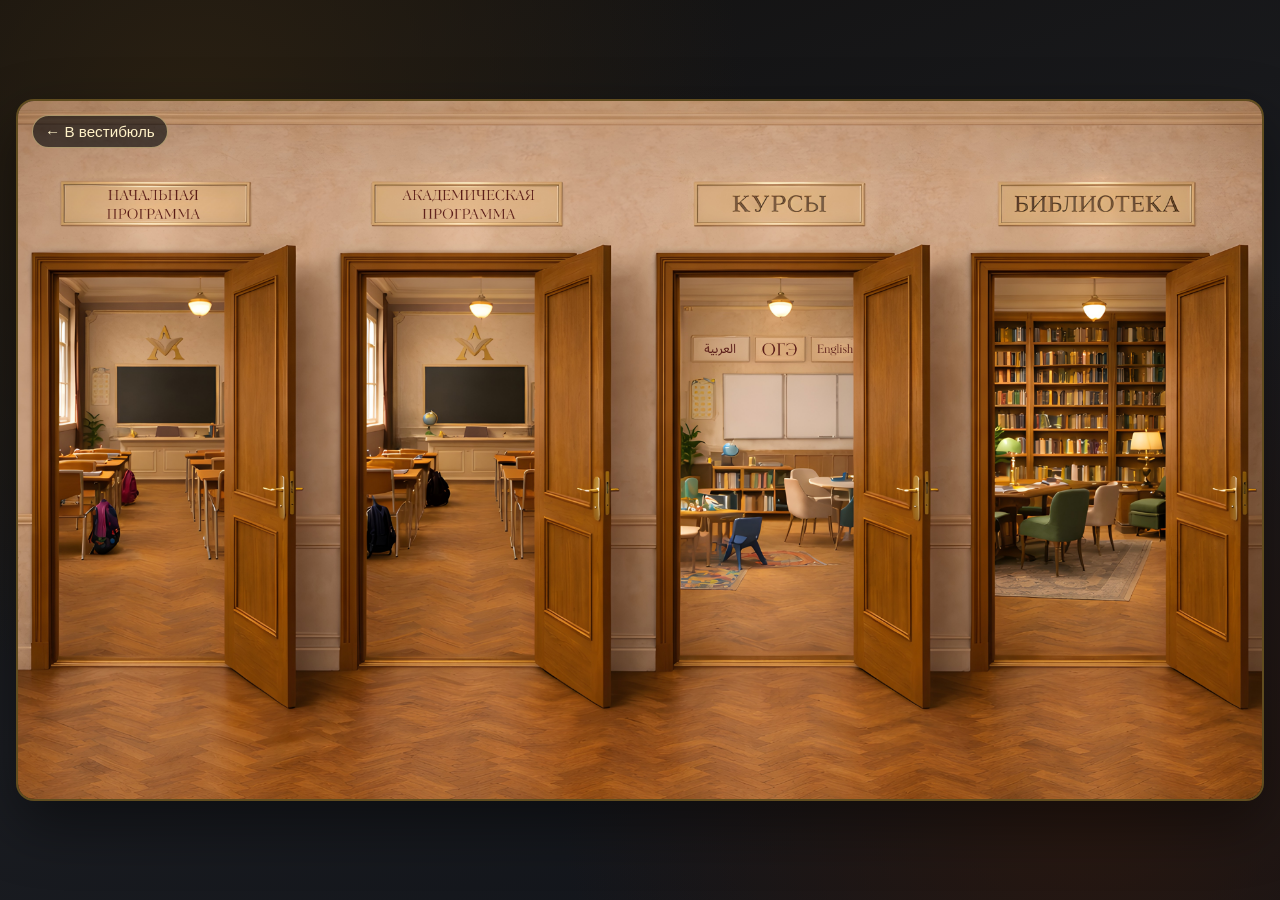
<file: corridor.html>
<!doctype html>
<html lang="ru">
  <head>
    <meta charset="UTF-8" />
    <meta name="viewport" content="width=device-width, initial-scale=1.0" />
    <title>Алиф</title>
    <link rel="icon" href="логотип иконка.png" type="image/png" />
    <link rel="stylesheet" href="styles.css" />
  </head>
  <body>
    <main class="scene-wrap">
      <section class="scene scene--corridor" aria-label="Коридор с четырьмя дверями">
        <img class="bg" src="коридор легче.png" alt="Коридор школы" />
        <a class="room-back" href="vestibule.html" aria-label="Вернуться в вестибюль">← В вестибюль</a>

        <a class="hotspot corridor-door corridor-door--1" href="classes-1-4.html" aria-label="Перейти к информации о 1-4 классах"></a>

        <a class="hotspot corridor-door corridor-door--2" href="classes-5-9.html" aria-label="Перейти к информации о 5-9 классах"></a>

        <a class="hotspot corridor-door corridor-door--3" href="courses.html" aria-label="Перейти к информации о курсах"></a>

        <a class="hotspot corridor-door corridor-door--4" href="library.html" aria-label="Перейти к информации о библиотеке"></a>
      </section>
    </main>

    <script src="script.js"></script>
  </body>
</html>
</file>
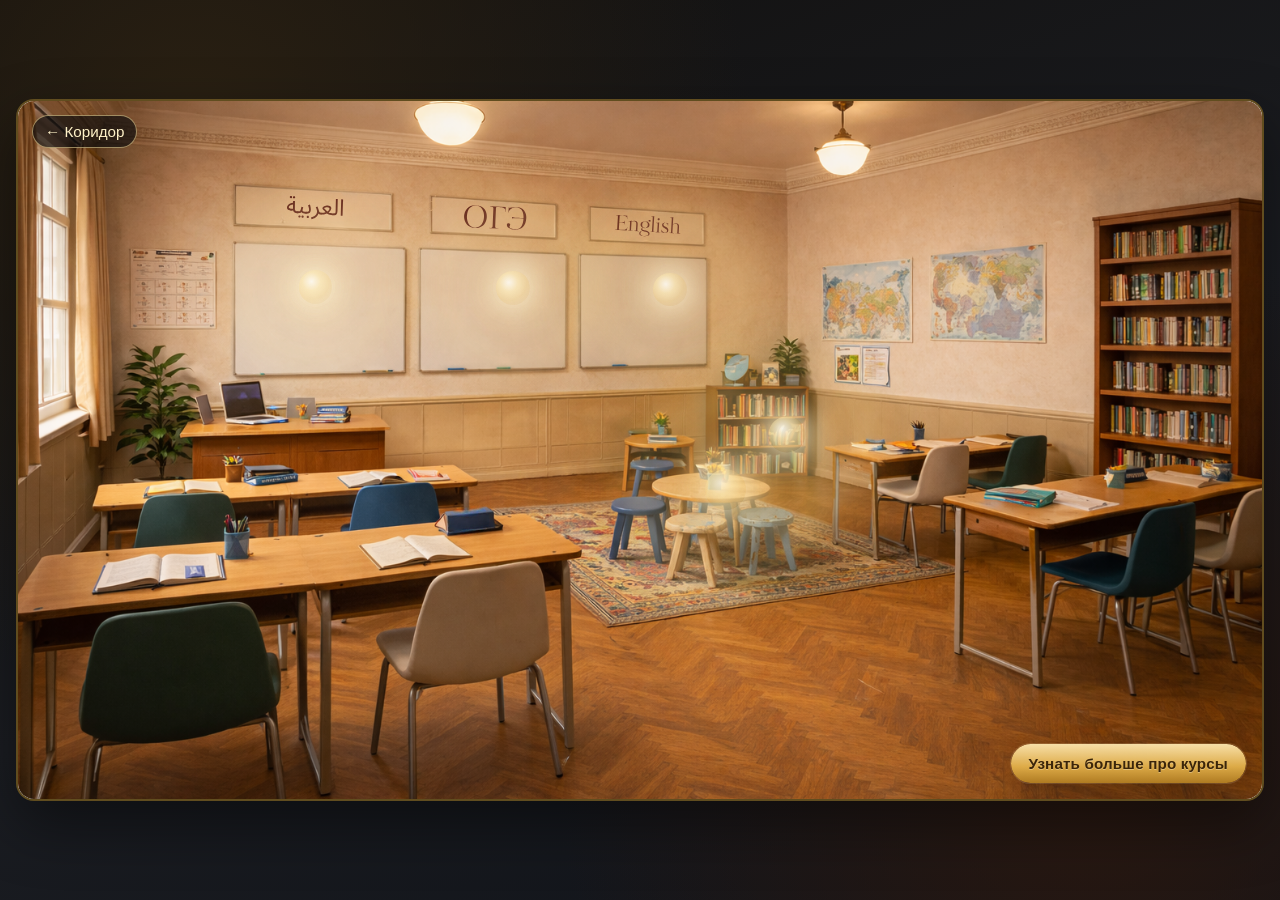
<file: courses.html>
<!doctype html>
<html lang="ru">
  <head>
    <meta charset="UTF-8" />
    <meta name="viewport" content="width=device-width, initial-scale=1.0" />
    <title>Алиф</title>
    <link rel="icon" href="логотип иконка.png" type="image/png" />
    <link rel="stylesheet" href="styles.css" />
  </head>
  <body>
    <main class="scene-wrap">
      <section class="scene scene--courses" aria-label="Кабинет курсов">
        <img class="bg" src="кабинет курсы.svg" alt="Кабинет курсов" />
        <a class="room-back" href="corridor.html" aria-label="Вернуться в коридор">← Коридор</a>
        <a
          class="room-cta"
          href="https://taplink.cc/alif_cdo"
          target="_blank"
          rel="noopener noreferrer"
          aria-label="Узнать больше про курсы"
        >
          <span class="room-cta__label">Узнать больше про курсы</span>
        </a>

        <button
          class="info-orb info-orb--courses-arabic"
          type="button"
          aria-label="Открыть информацию о курсе арабского языка"
          data-panel-target="courses-arabic-panel"
          data-tooltip="Арабский язык"
        >
          <span class="info-orb__core" aria-hidden="true"></span>
        </button>

        <button
          class="info-orb info-orb--courses-oge"
          type="button"
          aria-label="Открыть информацию о курсе подготовки к ОГЭ"
          data-panel-target="courses-oge-panel"
          data-tooltip="Подготовка к ОГЭ"
        >
          <span class="info-orb__core" aria-hidden="true"></span>
        </button>

        <button
          class="info-orb info-orb--courses-english"
          type="button"
          aria-label="Открыть информацию о курсе английского языка"
          data-panel-target="courses-english-panel"
          data-tooltip="Английский язык"
        >
          <span class="info-orb__core" aria-hidden="true"></span>
        </button>

        <button
          class="info-orb info-orb--courses-preschool"
          type="button"
          aria-label="Открыть информацию о дошкольной подготовке"
          data-panel-target="courses-preschool-panel"
          data-tooltip="Дошкольная подготовка"
        >
          <span class="info-orb__core" aria-hidden="true"></span>
        </button>

        <button
          class="info-orb info-orb--courses-other"
          type="button"
          aria-label="Открыть информацию о других курсах"
          data-panel-target="courses-other-panel"
          data-tooltip="Другие курсы"
        >
          <span class="info-orb__core" aria-hidden="true"></span>
        </button>
      </section>
    </main>

    <div class="info-panel" id="courses-arabic-panel" hidden aria-hidden="true" data-info-panel>
      <div
        class="info-panel__dialog info-panel__dialog--simple"
        role="dialog"
        aria-modal="true"
        aria-labelledby="courses-arabic-title"
      >
        <button class="info-panel__close" type="button" aria-label="Закрыть окно" data-close-info-panel>
          ×
        </button>
        <div class="info-panel__scroll-region info-panel__scroll-region--simple">
          <h2 class="info-panel__title" id="courses-arabic-title">Арабский язык</h2>
          <p class="info-panel__text">
            Курс арабского языка направлен на постепенное освоение чтения, письма и понимания текста.
            <br />
            <br />
            Занятия строятся последовательно: изучение алфавита, чтение, базовая грамматика и практика.
            <br />
            <br />
            Главная задача — сформировать уверенное понимание языка и аккуратную работу с текстом.
          </p>
        </div>
      </div>
    </div>

    <div class="info-panel" id="courses-oge-panel" hidden aria-hidden="true" data-info-panel>
      <div
        class="info-panel__dialog info-panel__dialog--simple"
        role="dialog"
        aria-modal="true"
        aria-labelledby="courses-oge-title"
      >
        <button class="info-panel__close" type="button" aria-label="Закрыть окно" data-close-info-panel>
          ×
        </button>
        <div class="info-panel__scroll-region info-panel__scroll-region--simple">
          <h2 class="info-panel__title" id="courses-oge-title">Подготовка к ОГЭ</h2>
          <p class="info-panel__text">
            Курс направлен на системную подготовку к экзамену по нескольким предметным направлениям.
            <br />
            <br />
            Занятия проводят опытные преподаватели, включая учителей-экспертов, хорошо знакомых с требованиями и
            структурой экзаменационных заданий.
            <br />
            <br />
            На занятиях разбираются типовые задания, формируются понятные алгоритмы решения и закрепляются ключевые
            темы программы.
          </p>
        </div>
      </div>
    </div>

    <div class="info-panel" id="courses-english-panel" hidden aria-hidden="true" data-info-panel>
      <div
        class="info-panel__dialog info-panel__dialog--simple"
        role="dialog"
        aria-modal="true"
        aria-labelledby="courses-english-title"
      >
        <button class="info-panel__close" type="button" aria-label="Закрыть окно" data-close-info-panel>
          ×
        </button>
        <div class="info-panel__scroll-region info-panel__scroll-region--simple">
          <h2 class="info-panel__title" id="courses-english-title">Английский язык</h2>
          <p class="info-panel__text">
            Курс направлен на развитие основных языковых навыков: чтение, понимание речи, словарный запас и базовая
            грамматика.
            <br />
            <br />
            Группы формируются в зависимости от уровня владения языком, что позволяет выстраивать занятия в подходящем
            темпе и постепенно закреплять знания.
          </p>
        </div>
      </div>
    </div>

    <div class="info-panel" id="courses-preschool-panel" hidden aria-hidden="true" data-info-panel>
      <div
        class="info-panel__dialog info-panel__dialog--simple"
        role="dialog"
        aria-modal="true"
        aria-labelledby="courses-preschool-title"
      >
        <button class="info-panel__close" type="button" aria-label="Закрыть окно" data-close-info-panel>
          ×
        </button>
        <div class="info-panel__scroll-region info-panel__scroll-region--simple">
          <h2 class="info-panel__title" id="courses-preschool-title">Дошкольная подготовка</h2>
          <p class="info-panel__text">
            Занятия помогают мягко подготовить ребёнка к началу обучения.
            <br />
            <br />
            Развиваются базовые навыки: внимание, речь, первые математические представления и подготовка руки к письму.
            <br />
            <br />
            Занятия проходят в спокойной рабочей атмосфере и помогают ребёнку постепенно привыкнуть к формату учебной
            деятельности.
          </p>
        </div>
      </div>
    </div>

    <div class="info-panel" id="courses-other-panel" hidden aria-hidden="true" data-info-panel>
      <div
        class="info-panel__dialog info-panel__dialog--simple"
        role="dialog"
        aria-modal="true"
        aria-labelledby="courses-other-title"
      >
        <button class="info-panel__close" type="button" aria-label="Закрыть окно" data-close-info-panel>
          ×
        </button>
        <div class="info-panel__scroll-region info-panel__scroll-region--simple">
          <h2 class="info-panel__title" id="courses-other-title">Другие курсы</h2>
          <p class="info-panel__text">
            В центре «Алиф» регулярно открываются дополнительные курсы по различным образовательным направлениям. Они
            помогают углублять знания, развивать языковые навыки и готовиться к экзаменам.
            <br />
            <br />
            Информация об актуальных курсах и наборах публикуется в нашем канале.
          </p>
          <div class="info-panel__actions">
            <a
              class="info-panel__action-link"
              href="https://t.me/Alif_school_online"
              target="_blank"
              rel="noopener noreferrer"
            >
              тг-канал «Алиф»
            </a>
          </div>
        </div>
      </div>
    </div>

    <script src="script.js"></script>
  </body>
</html>
</file>
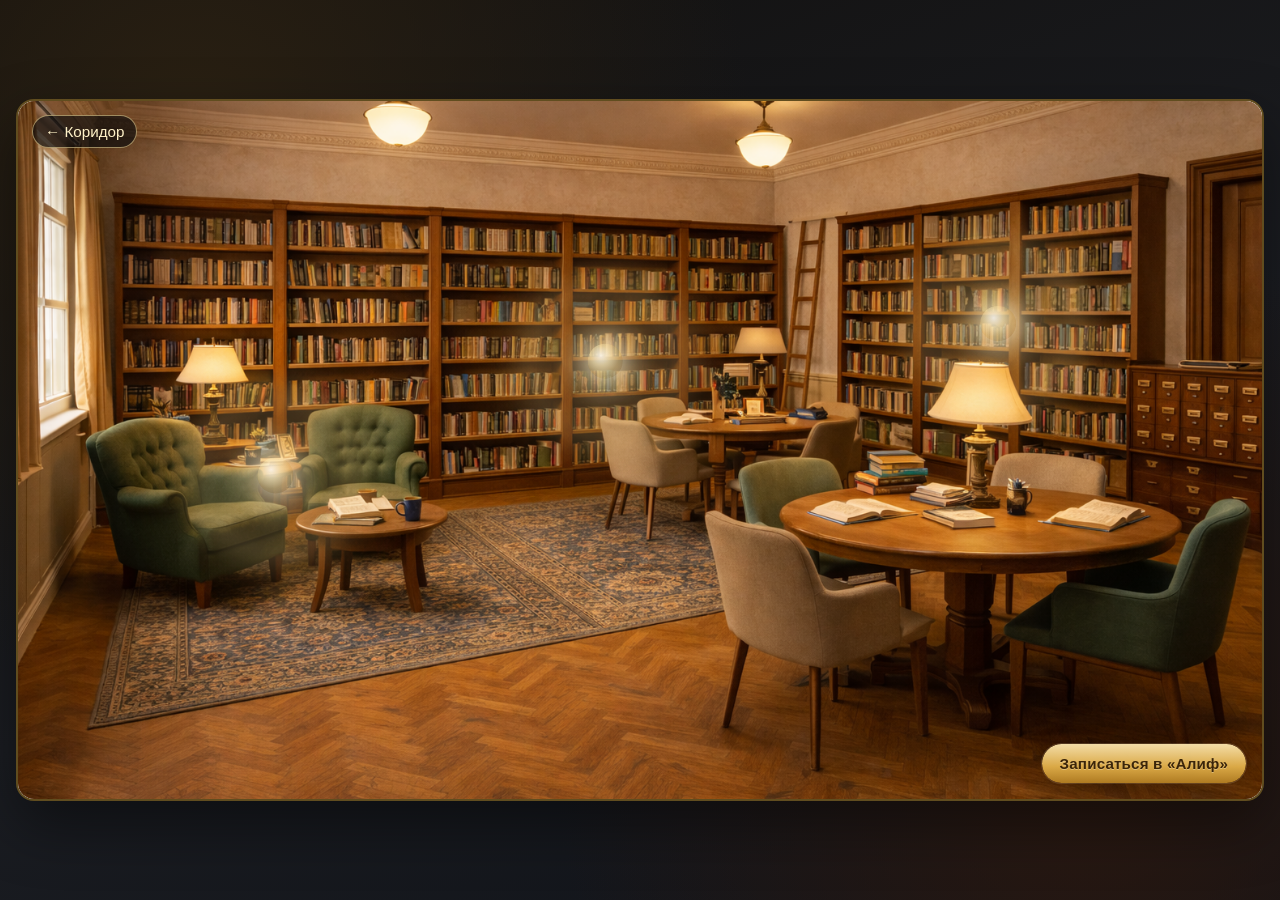
<file: library.html>
<!doctype html>
<html lang="ru">
  <head>
    <meta charset="UTF-8" />
    <meta name="viewport" content="width=device-width, initial-scale=1.0" />
    <title>Алиф</title>
    <link rel="icon" href="логотип иконка.png" type="image/png" />
    <link rel="stylesheet" href="styles.css" />
  </head>
  <body>
    <main class="scene-wrap">
      <section class="scene scene--library" aria-label="Кабинет библиотеки">
        <img class="bg" src="кабинет библиотека.svg" alt="Кабинет библиотеки" />
        <a class="room-back" href="corridor.html" aria-label="Вернуться в коридор">← Коридор</a>
        <a
          class="room-cta"
          href="https://taplink.cc/alif_cdo"
          target="_blank"
          rel="noopener noreferrer"
          aria-label="Записаться в «Алиф»"
        >
          <span class="room-cta__label">Записаться в «Алиф»</span>
        </a>

        <button
          class="info-orb info-orb--library-reviews"
          type="button"
          aria-label="Открыть отзывы"
          data-panel-target="library-reviews-panel"
          data-tooltip="Отзывы"
        >
          <span class="info-orb__core" aria-hidden="true"></span>
        </button>

        <button
          class="info-orb info-orb--library-faq"
          type="button"
          aria-label="Открыть часто задаваемые вопросы"
          data-panel-target="library-faq-panel"
          data-tooltip="Часто задаваемые вопросы"
        >
          <span class="info-orb__core" aria-hidden="true"></span>
        </button>

        <button
          class="info-orb info-orb--library-books"
          type="button"
          aria-label="Открыть полку с электронными книгами"
          data-panel-target="library-books-panel"
          data-tooltip="Электронные книги"
        >
          <span class="info-orb__core" aria-hidden="true"></span>
        </button>
      </section>
    </main>

    <div class="info-panel" id="library-books-panel" hidden aria-hidden="true" data-info-panel>
      <div
        class="info-panel__dialog info-panel__dialog--library-shelf"
        role="dialog"
        aria-modal="true"
        aria-labelledby="library-books-title"
      >
        <button class="info-panel__close" type="button" aria-label="Закрыть окно" data-close-info-panel>
          ×
        </button>
        <div class="info-panel__scroll-region info-panel__scroll-region--library">
          <p class="library-shelf-panel__eyebrow">Электронная полка</p>
          <h2 class="info-panel__title library-shelf-panel__title" id="library-books-title">
            Подборка книг для скачивания
          </h2>
          <p class="info-panel__text library-shelf-panel__text">
            Нажмите на обложку книги, чтобы скачать PDF-файл.
          </p>

          <div class="library-shelves" aria-label="Книги для скачивания">
            <div class="library-shelf" aria-label="Верхняя полка">
              <a class="library-book-card" href="book-stress-7-days.pdf" download aria-label="Скачать PDF «Учим ударения за 7 дней»">
                <span class="library-book-card__cover-wrap">
                  <img class="library-book-card__cover" src="book-stress-7-days.png" alt="Обложка книги «Учим ударения за 7 дней»" />
                </span>
              </a>

              <a class="library-book-card" href="dictionary-phraseology.pdf" download aria-label="Скачать PDF «Словарь фразеологизмов»">
                <span class="library-book-card__cover-wrap">
                  <img class="library-book-card__cover" src="dictionary-phraseology.png" alt="Обложка книги «Словарь фразеологизмов»" />
                </span>
              </a>

              <a class="library-book-card" href="dictionary-paronyms-part-1.pdf" download aria-label="Скачать PDF «Словарь паронимов. Часть 1»">
                <span class="library-book-card__cover-wrap">
                  <img class="library-book-card__cover" src="dictionary-paronyms-part-1.png" alt="Обложка книги «Словарь паронимов. Часть 1»" />
                </span>
              </a>

              <a class="library-book-card" href="dictionary-paronyms-part-2.pdf" download aria-label="Скачать PDF «Словарь паронимов. Часть 2»">
                <span class="library-book-card__cover-wrap">
                  <img class="library-book-card__cover" src="dictionary-paronyms-part-2.png" alt="Обложка книги «Словарь паронимов. Часть 2»" />
                </span>
              </a>

              <a class="library-book-card" href="proprioception-preschool.pdf" download aria-label="Скачать PDF «Проприоцепция дошкольники»">
                <span class="library-book-card__cover-wrap">
                  <img class="library-book-card__cover" src="proprioception-preschool.png" alt="Обложка книги «Проприоцепция дошкольники»" />
                </span>
              </a>
            </div>

            <div class="library-shelf" aria-label="Нижняя полка">
              <a class="library-book-card" href="parent-guide-1.pdf" download aria-label="Скачать PDF «Гайд для родителей 1»">
                <span class="library-book-card__cover-wrap">
                  <img class="library-book-card__cover" src="parent-guide-1.png" alt="Обложка книги «Гайд для родителей 1»" />
                </span>
              </a>

              <a class="library-book-card" href="parent-guide-2.pdf" download aria-label="Скачать PDF «Гайд для родителей 2»">
                <span class="library-book-card__cover-wrap">
                  <img class="library-book-card__cover" src="parent-guide-2.png" alt="Обложка книги «Гайд для родителей 2»" />
                </span>
              </a>

              <a class="library-book-card" href="parent-guide-3.pdf" download aria-label="Скачать PDF «Гайд для родителей 3»">
                <span class="library-book-card__cover-wrap">
                  <img class="library-book-card__cover" src="parent-guide-3.png" alt="Обложка книги «Гайд для родителей 3»" />
                </span>
              </a>

              <a class="library-book-card" href="oge-math-checklist.pdf" download aria-label="Скачать PDF «Памятка ОГЭ математика»">
                <span class="library-book-card__cover-wrap">
                  <img class="library-book-card__cover" src="oge-math-checklist.png" alt="Обложка книги «Памятка ОГЭ математика»" />
                </span>
              </a>

              <a class="library-book-card" href="oge-russian-checklist.pdf" download aria-label="Скачать PDF «Памятка ОГЭ русский язык»">
                <span class="library-book-card__cover-wrap">
                  <img class="library-book-card__cover" src="oge-russian-checklist.png" alt="Обложка книги «Памятка ОГЭ русский язык»" />
                </span>
              </a>
            </div>
          </div>
        </div>
      </div>
    </div>

    <div class="info-panel" id="library-reviews-panel" hidden aria-hidden="true" data-info-panel>
      <div
        class="info-panel__dialog info-panel__dialog--reviews"
        role="dialog"
        aria-modal="true"
        aria-labelledby="library-reviews-title"
      >
        <button class="info-panel__close" type="button" aria-label="Закрыть окно" data-close-info-panel>
          ×
        </button>
        <h2 class="info-panel__title" id="library-reviews-title">Ваши отзывы</h2>
        <p class="info-panel__text reviews-panel__text">
          Листайте отзывы с помощью стрелок навигации.
        </p>

        <div class="reviews-slider" data-slider aria-label="Слайдер отзывов">
          <button
            class="reviews-slider__nav reviews-slider__nav--prev"
            type="button"
            aria-label="Показать предыдущий отзыв"
            data-slider-prev
          >
            ‹
          </button>

          <div class="reviews-slider__viewport">
            <div class="reviews-slider__track" data-slider-track>
              <figure class="reviews-slide" data-slide>
                <img class="reviews-slide__image" src="Отзыв 1.png" alt="Отзыв 1" />
              </figure>

              <figure class="reviews-slide" data-slide>
                <img class="reviews-slide__image" src="Отзыв 2.png" alt="Отзыв 2" />
              </figure>

              <figure class="reviews-slide" data-slide>
                <img class="reviews-slide__image" src="отзыв 4.png" alt="Отзыв 4" />
              </figure>

              <figure class="reviews-slide" data-slide>
                <img class="reviews-slide__image" src="отзыв 5.png" alt="Отзыв 5" />
              </figure>

              <figure class="reviews-slide" data-slide>
                <img class="reviews-slide__image" src="отзыв 6.png" alt="Отзыв 6" />
              </figure>

              <figure class="reviews-slide" data-slide>
                <img class="reviews-slide__image" src="review-new-1.png" alt="Отзыв новый 1" />
              </figure>

              <figure class="reviews-slide" data-slide>
                <img class="reviews-slide__image" src="review-new-2.png" alt="Отзыв новый 2" />
              </figure>
            </div>
          </div>

          <button
            class="reviews-slider__nav reviews-slider__nav--next"
            type="button"
            aria-label="Показать следующий отзыв"
            data-slider-next
          >
            ›
          </button>

          <div class="reviews-slider__dots" role="tablist" aria-label="Навигация по отзывам">
            <button class="reviews-slider__dot" type="button" aria-label="Показать отзыв 1" data-slider-dot></button>
            <button class="reviews-slider__dot" type="button" aria-label="Показать отзыв 2" data-slider-dot></button>
            <button class="reviews-slider__dot" type="button" aria-label="Показать отзыв 4" data-slider-dot></button>
            <button class="reviews-slider__dot" type="button" aria-label="Показать отзыв 5" data-slider-dot></button>
            <button class="reviews-slider__dot" type="button" aria-label="Показать отзыв 6" data-slider-dot></button>
            <button class="reviews-slider__dot" type="button" aria-label="Показать отзыв новый 1" data-slider-dot></button>
            <button class="reviews-slider__dot" type="button" aria-label="Показать отзыв новый 2" data-slider-dot></button>
          </div>
        </div>
      </div>
    </div>

    <div class="info-panel" id="library-faq-panel" hidden aria-hidden="true" data-info-panel>
      <div class="info-panel__dialog info-panel__dialog--faq" role="dialog" aria-modal="true" aria-labelledby="library-faq-title">
        <button class="info-panel__close" type="button" aria-label="Закрыть окно" data-close-info-panel>
          ×
        </button>
        <div class="info-panel__scroll-region info-panel__scroll-region--faq">
          <p class="library-shelf-panel__eyebrow">FAQ</p>
          <h2 class="info-panel__title" id="library-faq-title">Часто задаваемые вопросы</h2>
          <p class="info-panel__text faq-panel__text">
            Нажмите на вопрос, чтобы открыть или скрыть ответ.
          </p>

          <div class="faq-accordion" aria-label="Список часто задаваемых вопросов">
            <details class="faq-item" open>
              <summary class="faq-item__summary">Почему центр дополнительного образования, а не школа?</summary>
              <div class="faq-item__content">
                <p>
                  Потому что в строгом юридическом смысле все онлайн-школы относятся к дополнительному образованию.
                  Школой может называться только учреждение, прошедшее государственную аккредитацию в очном формате.
                </p>
                <p>
                  Мы не подменяем понятия и не называем онлайн-формат «школой» формально. При этом по сути обучение в
                  «Алифе» — это полноценная системная работа с программой, а не кружок и не разовые занятия.
                </p>
              </div>
            </details>

            <details class="faq-item">
              <summary class="faq-item__summary">Почему вы работаете по советской методике в начальной школе?</summary>
              <div class="faq-item__content">
                <p>
                  Потому что это система, проверенная временем и десятилетиями практики. Она выстроена логично и
                  последовательно, даёт прочную базу и устойчивый результат. На сегодняшний день у неё нет равноценных
                  аналогов по глубине и выстроенности обучения.
                </p>
              </div>
            </details>

            <details class="faq-item">
              <summary class="faq-item__summary">Онлайн-обучение вообще может быть эффективным?</summary>
              <div class="faq-item__content">
                <p>
                  Да, если формат изначально продуман под онлайн. В «Алифе» уроки не копируют офлайн-класс, а выстроены
                  так, чтобы ребёнку было понятно, спокойно и посильно учиться у экрана.
                </p>
              </div>
            </details>

            <details class="faq-item">
              <summary class="faq-item__summary">Кто именно учит моего ребёнка?</summary>
              <div class="faq-item__content">
                <p>
                  В центре «Алиф» работают только учителя с профильным педагогическим образованием и опытом работы с
                  детьми. Мы принципиально не привлекаем случайных людей и не заменяем профессиональную подготовку
                  энтузиазмом.
                </p>
              </div>
            </details>

            <details class="faq-item">
              <summary class="faq-item__summary">Как советская методика сочетается с исламскими ценностями?</summary>
              <div class="faq-item__content">
                <p>
                  Мы берём из системы не идеологию, а порядок, труд, постепенность и уважение к ребёнку. Это полностью
                  созвучно исламской этике обучения и адабу в передаче знаний.
                </p>
              </div>
            </details>

            <details class="faq-item">
              <summary class="faq-item__summary">Если ребёнок неусидчивый, сможет ли он учиться онлайн?</summary>
              <div class="faq-item__content">
                <p>
                  Если совсем не может сидеть и вообще не слушает, то будет тяжело. Если просто подвижный, но может
                  слушать и отвечать, то можно, мы таких берём.
                </p>
              </div>
            </details>

            <details class="faq-item">
              <summary class="faq-item__summary">В классе много детей?</summary>
              <div class="faq-item__content">
                <p>
                  Группы небольшие, до 10 учеников. Учитель видит каждого.
                </p>
              </div>
            </details>

            <details class="faq-item">
              <summary class="faq-item__summary">Мы мусульмане, считаетесь ли вы с этим?</summary>
              <div class="faq-item__content">
                <p>
                  Да. Учитывается и атмосфера, и подход.
                </p>
              </div>
            </details>

            <details class="faq-item">
              <summary class="faq-item__summary">Кому наш центр не подойдёт?</summary>
              <div class="faq-item__content">
                <p>
                  Тем, кто не готов заниматься вообще и ждёт результата без приложения каких-либо усилий.
                </p>
              </div>
            </details>

            <details class="faq-item">
              <summary class="faq-item__summary">Камеру на уроках включать обязательно?</summary>
              <div class="faq-item__content">
                <p>
                  Желательно, но если ребёнок стесняется, сначала можно без камеры. Но родители должны отдавать себе
                  отчёт в том, что без включённой камеры, как у учителя, так и у ученика, обучение неполноценно.
                </p>
              </div>
            </details>

            <details class="faq-item">
              <summary class="faq-item__summary">По каким учебникам будет заниматься первый класс?</summary>
              <div class="faq-item__content">
                <p>
                  Для первого класса мы используем советские учебники, одобренные Академией педагогических наук СССР.
                </p>
              </div>
            </details>
          </div>
        </div>
      </div>
    </div>

    <script src="script.js"></script>
  </body>
</html>
</file>
<file: styles.css>
:root {
  --frame-width: min(96vw, 1400px);
  --scene-ratio-width: 16;
  --scene-ratio-height: 9;
  --accent: #d7a840;
  --accent-soft: rgba(215, 168, 64, 0.35);
  --panel: rgba(14, 12, 10, 0.72);
  --text: #f9f6f0;
}

.scene--classes-1-4 {
  --classes-board-left: 31.8%;
  --classes-board-top: 30.4%;
  --classes-board-size: 5.2%;
  --classes-method-left: 57.4%;
  --classes-method-top: 44.7%;
  --classes-method-size: 5.1%;
  --classes-desk-left: 22.4%;
  --classes-desk-top: 73.6%;
  --classes-desk-size: 5.8%;
}

.scene--classes-5-9 {
  --classes-globe-left: 22.2%;
  --classes-globe-top: 38.25%;
  --classes-globe-size: 5.2%;
  --classes-laptop-left: 31.2%;
  --classes-laptop-top: 43.3%;
  --classes-laptop-size: 5.1%;
  --classes-program-left: 55.6%;
  --classes-program-top: 45.6%;
  --classes-program-size: 5.4%;
}

.scene--courses {
  --courses-arabic-left: 23.9%;
  --courses-arabic-top: 26.6%;
  --courses-arabic-size: 5%;
  --courses-oge-left: 39.8%;
  --courses-oge-top: 26.8%;
  --courses-oge-size: 5%;
  --courses-english-left: 52.4%;
  --courses-english-top: 27%;
  --courses-english-size: 5%;
  --courses-preschool-left: 56.9%;
  --courses-preschool-top: 55.6%;
  --courses-preschool-size: 6.1%;
  --courses-other-left: 61.8%;
  --courses-other-top: 47.8%;
  --courses-other-size: 5.4%;
}

.scene--library {
  --library-reviews-left: 20.7%;
  --library-reviews-top: 53.6%;
  --library-reviews-size: 5.4%;
  --library-faq-left: 47.2%;
  --library-faq-top: 37.3%;
  --library-faq-size: 5.2%;
  --library-books-left: 78.8%;
  --library-books-top: 31.9%;
  --library-books-size: 5.3%;
}

* {
  box-sizing: border-box;
}

body {
  margin: 0;
  min-height: 100svh;
  padding: 16px;
  display: grid;
  place-items: center;
  color: var(--text);
  background:
    radial-gradient(circle at 15% 15%, #2a2012 0%, transparent 42%),
    radial-gradient(circle at 85% 85%, #2a1810 0%, transparent 40%),
    linear-gradient(160deg, #110f0d 0%, #1b1d22 55%, #0f1218 100%);
  font-family: "Trebuchet MS", "Segoe UI", sans-serif;
}

body.page-facade-full {
  padding: 16px;
  place-items: center;
  background:
    radial-gradient(circle at 15% 15%, #2a2012 0%, transparent 42%),
    radial-gradient(circle at 85% 85%, #2a1810 0%, transparent 40%),
    linear-gradient(160deg, #110f0d 0%, #1b1d22 55%, #0f1218 100%);
}

body.page-facade-full .scene-wrap {
  width: min(calc(100vw - 32px), calc((100svh - 32px) * 16 / 9));
  max-width: none;
  height: min(calc(100svh - 32px), calc((100vw - 32px) * 9 / 16));
  display: grid;
  place-items: center;
}

body.page-facade-full .scene {
  width: 100%;
  height: 100%;
  border-radius: 18px;
  border: 2px solid rgba(215, 168, 64, 0.44);
  box-shadow:
    0 24px 60px rgba(0, 0, 0, 0.45),
    inset 0 0 0 1px rgba(255, 255, 255, 0.05);
}

body.page-facade-full .scene > .bg {
  width: 100%;
  height: 100%;
  object-fit: cover;
  object-position: center center;
}

.scene.scene--facade {
  overflow: hidden;
}

.scene-wrap {
  width: min(
    calc(100vw - 32px),
    calc((100svh - 32px) * var(--scene-ratio-width) / var(--scene-ratio-height))
  );
  max-width: none;
  height: min(
    calc(100svh - 32px),
    calc((100vw - 32px) * var(--scene-ratio-height) / var(--scene-ratio-width))
  );
  display: grid;
  place-items: center;
  container-type: inline-size;
  container-name: scene;
  transition:
    transform 0.42s ease,
    opacity 0.42s ease,
    filter 0.42s ease;
}

.stub-card {
  width: var(--frame-width);
  max-width: 100%;
  transition:
    transform 0.42s ease,
    opacity 0.42s ease,
    filter 0.42s ease;
}

.scene {
  position: relative;
  width: 100%;
  height: 100%;
  border-radius: 18px;
  overflow: hidden;
  border: 2px solid rgba(215, 168, 64, 0.44);
  box-shadow:
    0 24px 60px rgba(0, 0, 0, 0.45),
    inset 0 0 0 1px rgba(255, 255, 255, 0.05);
  background: #050506;
}

.scene > .bg {
  display: block;
  width: 100%;
  height: 100%;
  object-fit: cover;
  object-position: center center;
}

.page-loader {
  position: fixed;
  inset: 0;
  z-index: 10000;
  display: grid;
  place-items: center;
  background:
    radial-gradient(circle at 50% 40%, rgba(243, 210, 154, 0.2), transparent 54%),
    linear-gradient(165deg, rgba(68, 49, 38, 0.95) 0%, rgba(36, 24, 18, 0.98) 100%);
  opacity: 0;
  visibility: hidden;
  pointer-events: none;
  transition: opacity 0.26s ease, visibility 0.26s ease;
}

body.is-loading .page-loader {
  opacity: 1;
  visibility: visible;
  pointer-events: auto;
}

.page-loader.is-hidden {
  opacity: 0;
  visibility: hidden;
  pointer-events: none;
}

.page-loader__content {
  display: grid;
  justify-items: center;
  gap: 0;
}

.page-loader__logo-wrap {
  position: relative;
  display: grid;
  place-items: center;
  width: clamp(158px, 21vw, 248px);
}

.page-loader__logo-wrap::before {
  content: "";
  position: absolute;
  inset: -30px;
  border-radius: 50%;
  background: radial-gradient(circle, rgba(255, 222, 147, 0.58) 0%, rgba(255, 222, 147, 0.2) 38%, transparent 72%);
  filter: blur(18px);
  opacity: 0.58;
  animation: loader-logo-glow 2.8s ease-in-out infinite;
}

.page-loader__logo {
  position: relative;
  z-index: 1;
  display: block;
  width: 100%;
  height: auto;
  filter: drop-shadow(0 0 10px rgba(255, 233, 175, 0.16));
}

.orientation-hint {
  position: fixed;
  left: 50%;
  top: max(14px, calc(env(safe-area-inset-top, 0px) + 14px));
  z-index: 10050;
  width: min(calc(100vw - 24px), 420px);
  opacity: 0;
  pointer-events: none;
  transform: translate(-50%, -16px);
  transition: opacity 0.24s ease, transform 0.24s ease;
}

.orientation-hint.is-visible {
  opacity: 1;
  pointer-events: auto;
  transform: translate(-50%, 0);
}

.orientation-hint__card {
  display: grid;
  grid-template-columns: minmax(0, 1fr) auto;
  align-items: center;
  gap: 12px;
  padding: 14px 14px 14px 16px;
  border: 1px solid rgba(255, 228, 167, 0.24);
  border-radius: 20px;
  background:
    linear-gradient(180deg, rgba(30, 22, 15, 0.92) 0%, rgba(16, 12, 9, 0.96) 100%);
  box-shadow:
    0 18px 38px rgba(0, 0, 0, 0.34),
    0 0 0 1px rgba(255, 239, 205, 0.04);
  backdrop-filter: blur(10px);
  pointer-events: none;
}

.orientation-hint__text {
  margin: 0;
  color: #fff2cf;
  font-size: 0.92rem;
  line-height: 1.35;
}

.orientation-hint__close {
  padding: 8px 12px;
  border: 1px solid rgba(255, 227, 165, 0.24);
  border-radius: 999px;
  background: rgba(255, 255, 255, 0.04);
  color: #fff0c8;
  font: inherit;
  font-size: 0.86rem;
  cursor: pointer;
  pointer-events: auto;
}

.orientation-hint__close:focus-visible {
  outline: none;
  border-color: rgba(255, 218, 132, 0.48);
  box-shadow:
    0 0 0 3px rgba(215, 168, 64, 0.18),
    0 0 16px rgba(255, 214, 118, 0.14);
}

body.is-loading .scene-wrap,
body.is-loading .stub-card {
  opacity: 0;
  visibility: hidden;
  pointer-events: none;
}

@keyframes loader-logo-glow {
  from {
    opacity: 0.34;
    transform: scale(0.92);
  }

  50% {
    opacity: 0.92;
    transform: scale(1.08);
  }

  to {
    opacity: 0.34;
    transform: scale(0.92);
  }
}

.page-transition-layer {
  position: fixed;
  inset: 0;
  z-index: 9999;
  pointer-events: none;
  opacity: 0;
  transform: scale(1.04);
  background:
    radial-gradient(circle at 50% 40%, rgba(255, 224, 155, 0.16), transparent 52%),
    linear-gradient(165deg, rgba(8, 10, 14, 0.72) 0%, rgba(3, 4, 6, 0.94) 100%);
  transition:
    opacity 0.42s ease,
    transform 0.42s ease;
}

body.quest-enter .page-transition-layer {
  opacity: 1;
}

body.quest-enter.quest-enter-active .page-transition-layer {
  opacity: 0;
  transform: scale(1);
}

body.quest-enter .scene-wrap,
body.quest-enter .stub-card {
  opacity: 0.88;
  transform: scale(1.02);
  filter: blur(2px);
}

body.quest-enter.quest-enter-active .scene-wrap,
body.quest-enter.quest-enter-active .stub-card {
  opacity: 1;
  transform: scale(1);
  filter: none;
}

body.quest-exit .page-transition-layer {
  opacity: 1;
  transform: scale(1);
}

body.quest-exit .scene-wrap,
body.quest-exit .stub-card {
  opacity: 0.82;
  transform: scale(0.985);
  filter: blur(2.5px);
}

body.quest-exit {
  overflow: hidden;
}

.overlay {
  position: absolute;
  opacity: 0;
  pointer-events: none;
  transition: opacity 0.35s ease, filter 0.35s ease, transform 0.35s ease;
}

.overlay-facade-door {
  inset: 0;
  width: 100%;
  height: 100%;
  object-fit: contain;
  object-position: center center;
  transform-origin: 50% 72%;
  transform: translateY(17.2%) scale(0.57);
}

.overlay-facade-shine {
  inset: 0;
  width: 100%;
  height: 100%;
  object-fit: contain;
  object-position: center center;
  transform-origin: 50% 72%;
  transform: translateY(16.5%) scale(0.6);
  opacity: 0;
  background: linear-gradient(
    115deg,
    transparent 25%,
    rgba(255, 238, 176, 0.16) 42%,
    rgba(255, 215, 119, 0.68) 50%,
    rgba(255, 238, 176, 0.14) 58%,
    transparent 75%
  );
  background-size: 250% 100%;
  background-position: -180% 0;
  mix-blend-mode: screen;
  -webkit-mask-image: url("дверь фасада.png");
  mask-image: url("дверь фасада.png");
  -webkit-mask-repeat: no-repeat;
  mask-repeat: no-repeat;
  -webkit-mask-position: center center;
  mask-position: center center;
  -webkit-mask-size: contain;
  mask-size: contain;
  transition: opacity 0.25s ease;
}

.scene--lobby {
  --lobby-door-left: 67.4%;
  --lobby-door-top: 22.4%;
  --lobby-door-width: 22.5%;
  --lobby-door-height: 67%;
  --lobby-door-glow-shift-x: 18px;
  --lobby-door-glow-shift-y: 18px;
  --lobby-book-left: 47.55%;
  --lobby-book-top: 67.45%;
  --lobby-book-size: 5.4%;
  --lobby-bell-left: 56.8%;
  --lobby-bell-top: 67.65%;
  --lobby-bell-size: 3.9%;
}

.hotspot {
  position: absolute;
  display: block;
  border-radius: 16px;
  outline: none;
}

.hotspot::before {
  content: "";
  position: absolute;
  inset: 0;
  border-radius: inherit;
  border: 2px solid transparent;
  box-shadow: none;
  transition: border-color 0.25s ease, box-shadow 0.25s ease;
}

.hotspot::after {
  content: "";
  position: absolute;
  inset: -10%;
  border-radius: inherit;
  background: linear-gradient(
    115deg,
    transparent 22%,
    rgba(255, 245, 204, 0.15) 38%,
    rgba(255, 233, 150, 0.7) 50%,
    rgba(255, 244, 204, 0.12) 62%,
    transparent 78%
  );
  transform: translateX(-170%) skewX(-18deg);
  opacity: 0;
  pointer-events: none;
}

.hotspot:hover::before,
.hotspot:focus-visible::before {
  border-color: rgba(255, 218, 132, 0.9);
  box-shadow:
    0 0 0 3px rgba(215, 168, 64, 0.2),
    0 0 16px 2px rgba(255, 212, 121, 0.85);
}

.hotspot:hover::after,
.hotspot:focus-visible::after {
  opacity: 1;
  animation: shimmer 1.25s linear infinite;
}

@keyframes shimmer {
  from {
    transform: translateX(-170%) skewX(-18deg);
  }

  to {
    transform: translateX(170%) skewX(-18deg);
  }
}

.facade-door-area {
  left: 40.2%;
  top: 54%;
  width: 19.3%;
  height: 38%;
}

.facade-door-area::before,
.facade-door-area::after {
  display: none;
}

.facade-door-area:hover ~ .overlay-facade-door,
.facade-door-area:focus-visible ~ .overlay-facade-door,
.scene.preview-facade-door .overlay-facade-door {
  opacity: 1;
  transform: translateY(16.5%) scale(0.6);
  filter:
    brightness(1.08)
    saturate(1.14);
}

.facade-door-area:hover ~ .overlay-facade-shine,
.facade-door-area:focus-visible ~ .overlay-facade-shine,
.scene.preview-facade-door .overlay-facade-shine {
  opacity: 1;
  animation: facade-door-shine 1.15s linear infinite;
}

@keyframes facade-door-shine {
  from {
    background-position: -180% 0;
  }

  to {
    background-position: 180% 0;
  }
}

.lobby-door-area {
  left: var(--lobby-door-left);
  top: var(--lobby-door-top);
  width: var(--lobby-door-width);
  height: var(--lobby-door-height);
  border-radius: 6px;
  overflow: hidden;
  isolation: isolate;
}

.lobby-door-area::before {
  inset: calc(var(--lobby-door-glow-shift-y) + 1.8%) 3.4% 2.2% calc(var(--lobby-door-glow-shift-x) + 3.8%);
  border-radius: 4px;
}

.lobby-door-area::after {
  inset: calc(var(--lobby-door-glow-shift-y) + 1.8%) 3.4% 2.2% calc(var(--lobby-door-glow-shift-x) + 3.8%);
  border-radius: 4px;
  transform: translateX(-42%) skewX(-14deg);
  opacity: 0.7;
  animation: shimmer 2.8s linear infinite;
}

.lobby-door-area:hover::before,
.lobby-door-area:focus-visible::before {
  border-color: rgba(255, 218, 132, 0.9);
  box-shadow: inset 0 0 0 2px rgba(255, 222, 146, 0.35);
}

.lobby-orb,
.info-orb {
  position: absolute;
  z-index: 3;
  display: grid;
  place-items: center;
  width: var(--orb-size);
  padding: 0;
  border: 0;
  background: transparent;
  aspect-ratio: 1;
  transform: translate(-50%, -50%);
  text-decoration: none;
  cursor: pointer;
  isolation: isolate;
  touch-action: manipulation;
  -webkit-tap-highlight-color: transparent;
  transition: transform 0.24s ease, filter 0.24s ease, opacity 0.24s ease;
}

.lobby-orb::before,
.info-orb::before {
  content: "";
  position: absolute;
  inset: -54%;
  z-index: 0;
  border-radius: 50%;
  background:
    radial-gradient(circle at 50% 50%, rgba(255, 250, 228, 0.38) 0%, rgba(255, 232, 162, 0.24) 26%, rgba(255, 214, 118, 0.12) 46%, rgba(255, 204, 106, 0.04) 62%, transparent 82%);
  box-shadow:
    0 0 20px rgba(255, 233, 173, 0.34),
    0 0 42px rgba(255, 214, 118, 0.2),
    0 0 76px rgba(215, 168, 64, 0.12);
  opacity: 0.72;
  filter: blur(14px);
  pointer-events: none;
  animation: lobby-orb-glow 2.2s ease-in-out infinite;
  transition:
    transform 0.24s ease,
    box-shadow 0.24s ease,
    opacity 0.24s ease;
}

.lobby-orb__core,
.info-orb__core {
  position: relative;
  z-index: 1;
  display: block;
  width: 48%;
  height: 48%;
  border-radius: 50%;
  background:
    radial-gradient(circle at 38% 34%, rgba(255, 252, 244, 0.74) 0%, rgba(255, 236, 182, 0.42) 32%, rgba(255, 219, 126, 0.16) 58%, transparent 100%);
  box-shadow:
    0 0 14px rgba(255, 240, 196, 0.34),
    0 0 28px rgba(255, 217, 124, 0.16);
  opacity: 0.56;
  animation: lobby-orb-core 2.2s ease-in-out infinite;
}

.lobby-orb:hover,
.lobby-orb:focus-visible,
.info-orb:hover,
.info-orb:focus-visible {
  transform: translate(-50%, -50%) scale(1.08);
}

.lobby-orb:hover::before,
.lobby-orb:focus-visible::before,
.info-orb:hover::before,
.info-orb:focus-visible::before {
  transform: scale(1.08);
  box-shadow:
    0 0 24px rgba(255, 235, 177, 0.46),
    0 0 52px rgba(255, 217, 124, 0.28),
    0 0 96px rgba(215, 168, 64, 0.16);
  opacity: 0.92;
}

.lobby-orb:hover .lobby-orb__core,
.lobby-orb:focus-visible .lobby-orb__core,
.info-orb:hover .info-orb__core,
.info-orb:focus-visible .info-orb__core {
  box-shadow:
    0 0 16px rgba(255, 243, 204, 0.42),
    0 0 34px rgba(255, 222, 137, 0.22);
  opacity: 0.86;
}

.lobby-orb:focus-visible,
.info-orb:focus-visible {
  outline: none;
}

.lobby-orb--book {
  left: var(--lobby-book-left);
  top: var(--lobby-book-top);
  --orb-size: var(--lobby-book-size);
}

.lobby-orb--bell {
  left: var(--lobby-bell-left);
  top: var(--lobby-bell-top);
  --orb-size: var(--lobby-bell-size);
}

.info-orb--classes-desk {
  left: var(--classes-desk-left);
  top: var(--classes-desk-top);
  --orb-size: var(--classes-desk-size);
}

.info-orb--classes-board {
  left: var(--classes-board-left);
  top: var(--classes-board-top);
  --orb-size: var(--classes-board-size);
}

.info-orb--classes-method {
  left: var(--classes-method-left);
  top: var(--classes-method-top);
  --orb-size: var(--classes-method-size);
}

.info-orb--classes-laptop {
  left: var(--classes-laptop-left);
  top: var(--classes-laptop-top);
  --orb-size: var(--classes-laptop-size);
}

.info-orb--classes-globe {
  left: var(--classes-globe-left);
  top: var(--classes-globe-top);
  --orb-size: var(--classes-globe-size);
}

.info-orb--classes-program {
  left: var(--classes-program-left);
  top: var(--classes-program-top);
  --orb-size: var(--classes-program-size);
}

.info-orb--courses-arabic {
  left: var(--courses-arabic-left);
  top: var(--courses-arabic-top);
  --orb-size: var(--courses-arabic-size);
}

.info-orb--courses-oge {
  left: var(--courses-oge-left);
  top: var(--courses-oge-top);
  --orb-size: var(--courses-oge-size);
}

.info-orb--courses-english {
  left: var(--courses-english-left);
  top: var(--courses-english-top);
  --orb-size: var(--courses-english-size);
}

.info-orb--courses-preschool {
  left: var(--courses-preschool-left);
  top: var(--courses-preschool-top);
  --orb-size: var(--courses-preschool-size);
}

.info-orb--courses-other {
  left: var(--courses-other-left);
  top: var(--courses-other-top);
  --orb-size: var(--courses-other-size);
}

.info-orb--library-reviews {
  left: var(--library-reviews-left);
  top: var(--library-reviews-top);
  --orb-size: var(--library-reviews-size);
}

.info-orb--library-faq {
  left: var(--library-faq-left);
  top: var(--library-faq-top);
  --orb-size: var(--library-faq-size);
}

.info-orb--library-books {
  left: var(--library-books-left);
  top: var(--library-books-top);
  --orb-size: var(--library-books-size);
}

.info-orb--static {
  cursor: default;
}

.info-orb::before {
  background:
    radial-gradient(circle at 50% 50%, rgba(255, 251, 232, 0.66) 0%, rgba(255, 236, 182, 0.44) 26%, rgba(255, 218, 126, 0.24) 46%, rgba(255, 204, 106, 0.12) 62%, transparent 82%);
  box-shadow:
    0 0 30px rgba(255, 236, 184, 0.62),
    0 0 62px rgba(255, 217, 124, 0.4),
    0 0 108px rgba(215, 168, 64, 0.24);
  opacity: 0.94;
  filter: blur(12px);
}

.info-orb__core {
  width: 54%;
  height: 54%;
  background:
    radial-gradient(circle at 38% 34%, rgba(255, 252, 244, 0.96) 0%, rgba(255, 236, 182, 0.72) 30%, rgba(255, 219, 126, 0.32) 58%, transparent 100%);
  box-shadow:
    0 0 20px rgba(255, 242, 201, 0.66),
    0 0 42px rgba(255, 217, 124, 0.32);
  opacity: 0.86;
}

.info-orb:hover::before,
.info-orb:focus-visible::before {
  box-shadow:
    0 0 30px rgba(255, 239, 191, 0.62),
    0 0 64px rgba(255, 220, 130, 0.4),
    0 0 108px rgba(215, 168, 64, 0.22);
  opacity: 1;
}

.info-orb:hover .info-orb__core,
.info-orb:focus-visible .info-orb__core {
  box-shadow:
    0 0 22px rgba(255, 244, 208, 0.62),
    0 0 42px rgba(255, 223, 138, 0.28);
  opacity: 0.96;
}

@keyframes lobby-orb-glow {
  0%,
  100% {
    opacity: 0.48;
    transform: scale(0.88);
    filter: blur(16px);
  }

  50% {
    opacity: 0.92;
    transform: scale(1.1);
    filter: blur(10px);
  }
}

@keyframes lobby-orb-core {
  0%,
  100% {
    opacity: 0.38;
    transform: scale(0.72);
    box-shadow:
      0 0 10px rgba(255, 240, 196, 0.24),
      0 0 20px rgba(255, 217, 124, 0.1);
  }

  50% {
    opacity: 0.82;
    transform: scale(1);
    box-shadow:
      0 0 18px rgba(255, 243, 204, 0.5),
      0 0 36px rgba(255, 222, 137, 0.24);
  }
}

.book-spread {
  position: fixed;
  inset: 0;
  z-index: 10020;
  display: grid;
  place-items: center;
  padding: 24px;
  background:
    radial-gradient(circle at 50% 48%, rgba(255, 215, 122, 0.16), transparent 42%),
    rgba(8, 7, 5, 0.88);
  backdrop-filter: blur(8px);
}

.book-spread[hidden] {
  display: none;
}

.book-spread__panel {
  position: relative;
  display: inline-block;
  width: fit-content;
  max-width: calc(100vw - 48px);
  max-height: calc(100svh - 48px);
  overflow: visible;
  border: 2px solid rgba(215, 168, 64, 0.44);
  border-radius: 18px;
  background: #050506;
  box-shadow:
    0 24px 70px rgba(0, 0, 0, 0.52),
    inset 0 0 0 1px rgba(255, 255, 255, 0.05),
    0 0 0 1px rgba(255, 230, 176, 0.12);
}

.book-spread__image {
  display: block;
  width: auto;
  max-width: calc(100vw - 48px);
  max-height: calc(100svh - 48px);
  height: auto;
  margin: 0 auto;
  border-radius: 16px;
}

.book-spread__close {
  position: absolute;
  top: 16px;
  left: 16px;
  z-index: 2;
  display: inline-block;
  padding: 9px 14px;
  border: 1px solid rgba(255, 227, 165, 0.38);
  border-radius: 999px;
  background: rgba(16, 12, 8, 0.82);
  color: var(--text);
  font: inherit;
  cursor: pointer;
  box-shadow: 0 12px 24px rgba(0, 0, 0, 0.28);
  transition:
    transform 0.22s ease,
    border-color 0.22s ease,
    box-shadow 0.22s ease,
    background-color 0.22s ease;
}

.book-spread__close:hover,
.book-spread__close:focus-visible {
  transform: translateY(-1px);
  border-color: rgba(255, 218, 132, 0.8);
  background: rgba(28, 21, 13, 0.92);
  box-shadow:
    0 14px 28px rgba(0, 0, 0, 0.32),
    0 0 16px rgba(255, 214, 118, 0.2);
}

.book-spread__close:focus-visible {
  outline: none;
}

body.book-spread-open,
body.info-panel-open {
  overflow: hidden;
}

body.book-spread-open .scene-wrap,
body.info-panel-open .scene-wrap {
  filter: blur(3px);
  pointer-events: none;
}

.cursor-tooltip {
  position: fixed;
  left: 0;
  top: 0;
  z-index: 10040;
  max-width: min(760px, calc(100vw - 24px));
  padding: 8px 16px;
  border-radius: 999px;
  background: rgba(29, 20, 11, 0.86);
  color: #fff0c8;
  font-size: 12.5px;
  line-height: 1.2;
  white-space: nowrap;
  pointer-events: none;
  opacity: 0;
  transform: translate3d(0, 0, 0) scale(0.96);
  box-shadow:
    0 10px 24px rgba(0, 0, 0, 0.28),
    0 0 18px rgba(255, 214, 118, 0.12);
  transition: opacity 0.18s ease, transform 0.18s ease;
}

.cursor-tooltip.is-visible {
  opacity: 1;
  transform: translate3d(0, 0, 0) scale(1);
}

.info-panel {
  position: fixed;
  inset: 0;
  z-index: 10030;
  display: grid;
  place-items: center;
  padding: 24px;
  background:
    radial-gradient(circle at 50% 42%, rgba(255, 216, 126, 0.14), transparent 34%),
    rgba(8, 7, 5, 0.8);
  backdrop-filter: blur(8px);
}

.info-panel[hidden] {
  display: none;
}

.info-panel__dialog {
  position: relative;
  width: min(100%, 760px);
  padding: clamp(24px, 4vw, 34px);
  border: 1px solid rgba(255, 227, 165, 0.2);
  border-radius: 24px;
  background:
    linear-gradient(180deg, rgba(38, 28, 18, 0.92) 0%, rgba(20, 15, 11, 0.94) 100%);
  color: var(--text);
  box-shadow:
    0 28px 70px rgba(0, 0, 0, 0.38),
    0 0 0 1px rgba(255, 234, 188, 0.04);
}

.info-panel__close {
  position: absolute;
  top: 14px;
  right: 14px;
  z-index: 5;
  width: 36px;
  height: 36px;
  border: 1px solid rgba(255, 227, 165, 0.24);
  border-radius: 50%;
  background: rgba(255, 255, 255, 0.03);
  color: #fff0c8;
  font: inherit;
  font-size: 22px;
  line-height: 1;
  cursor: pointer;
  transition:
    transform 0.18s ease,
    background-color 0.18s ease,
    border-color 0.18s ease;
}

.info-panel__close:hover,
.info-panel__close:focus-visible {
  transform: scale(1.04);
  background: rgba(255, 214, 118, 0.08);
  border-color: rgba(255, 218, 132, 0.48);
}

.info-panel__close:focus-visible {
  outline: none;
}

.info-panel__title {
  margin: 0 0 14px;
  padding-right: 40px;
  font-size: clamp(1.35rem, 3vw, 2rem);
  color: #fff1cd;
}

.info-panel__text {
  margin: 0;
  color: rgba(249, 246, 240, 0.88);
  font-size: 1rem;
  line-height: 1.65;
}

.info-panel__actions {
  margin-top: 18px;
}

.info-panel__action-link {
  display: inline-block;
  padding: 11px 16px;
  border: 1px solid rgba(255, 225, 160, 0.34);
  border-radius: 999px;
  background:
    linear-gradient(180deg, rgba(255, 235, 189, 0.16) 0%, rgba(214, 161, 70, 0.18) 100%);
  color: #fff1c9;
  font-weight: 700;
  text-decoration: none;
  box-shadow:
    0 12px 24px rgba(0, 0, 0, 0.18),
    inset 0 1px 0 rgba(255, 244, 212, 0.12);
  transition:
    transform 0.18s ease,
    border-color 0.18s ease,
    background-color 0.18s ease,
    box-shadow 0.18s ease;
}

.info-panel__action-link:hover,
.info-panel__action-link:focus-visible {
  transform: translateY(-1px);
  border-color: rgba(255, 228, 167, 0.52);
  box-shadow:
    0 14px 28px rgba(0, 0, 0, 0.22),
    0 0 18px rgba(255, 214, 118, 0.12),
    inset 0 1px 0 rgba(255, 246, 222, 0.18);
}

.info-panel__action-link:focus-visible {
  outline: none;
}

.info-panel__dialog--library-shelf {
  width: min(100%, 1120px);
  max-height: calc(100svh - 48px);
  padding: clamp(26px, 4vw, 38px);
  display: flex;
  flex-direction: column;
  overflow: hidden;
  background:
    linear-gradient(180deg, rgba(86, 57, 31, 0.98) 0%, rgba(58, 35, 19, 0.98) 100%);
  border-color: rgba(255, 228, 173, 0.16);
  box-shadow:
    0 28px 70px rgba(0, 0, 0, 0.4),
    inset 0 1px 0 rgba(255, 238, 204, 0.08);
}

.info-panel__dialog--faq {
  width: min(100%, 920px);
  max-height: calc(100svh - 48px);
  display: flex;
  flex-direction: column;
  overflow: hidden;
}

.info-panel__dialog--simple {
  display: flex;
  flex-direction: column;
  overflow: hidden;
}

.info-panel__scroll-region {
  flex: 1 1 auto;
  min-height: 0;
  overflow: auto;
  overscroll-behavior: contain;
  -webkit-overflow-scrolling: touch;
  scrollbar-gutter: stable;
}

.info-panel__scroll-region--simple {
  padding-top: 4px;
  padding-right: 8px;
  scrollbar-width: thin;
  scrollbar-color: rgba(255, 214, 118, 0.72) rgba(255, 239, 205, 0.08);
}

.info-panel__scroll-region--library,
.info-panel__scroll-region--faq {
  padding-top: 4px;
  padding-right: 54px;
  scrollbar-width: thin;
  scrollbar-color: rgba(255, 214, 118, 0.72) rgba(255, 239, 205, 0.08);
}

.info-panel__scroll-region--library {
  padding-bottom: 4px;
}

.info-panel__scroll-region--faq {
  padding-bottom: 4px;
}

.info-panel__scroll-region--library::-webkit-scrollbar,
.info-panel__scroll-region--faq::-webkit-scrollbar,
.info-panel__scroll-region--simple::-webkit-scrollbar {
  width: 10px;
}

.info-panel__scroll-region--library::-webkit-scrollbar-track,
.info-panel__scroll-region--faq::-webkit-scrollbar-track,
.info-panel__scroll-region--simple::-webkit-scrollbar-track {
  background: rgba(255, 239, 205, 0.08);
  border-radius: 999px;
}

.info-panel__scroll-region--library::-webkit-scrollbar-thumb,
.info-panel__scroll-region--faq::-webkit-scrollbar-thumb,
.info-panel__scroll-region--simple::-webkit-scrollbar-thumb {
  border: 2px solid transparent;
  border-radius: 999px;
  background:
    linear-gradient(180deg, rgba(255, 227, 156, 0.96) 0%, rgba(202, 137, 46, 0.96) 100%);
  background-clip: padding-box;
  box-shadow:
    inset 0 1px 0 rgba(255, 245, 214, 0.38),
    0 0 10px rgba(255, 192, 78, 0.18);
}

.info-panel__scroll-region--library::-webkit-scrollbar-thumb:hover,
.info-panel__scroll-region--faq::-webkit-scrollbar-thumb:hover,
.info-panel__scroll-region--simple::-webkit-scrollbar-thumb:hover {
  background:
    linear-gradient(180deg, rgba(255, 235, 182, 1) 0%, rgba(217, 148, 52, 1) 100%);
  background-clip: padding-box;
}

.info-panel__dialog--reviews {
  width: min(100%, 980px);
  min-height: min(calc(100svh - 48px), 920px);
  display: flex;
  flex-direction: column;
  justify-content: flex-start;
}

.library-shelf-panel__eyebrow {
  margin: 0 0 10px;
  color: rgba(255, 233, 180, 0.86);
  font-size: 0.82rem;
  font-weight: 700;
  letter-spacing: 0.14em;
  text-transform: uppercase;
}

.library-shelf-panel__title {
  margin-bottom: 10px;
}

.library-shelf-panel__text {
  max-width: 760px;
  margin-bottom: 22px;
}

.faq-panel__text {
  max-width: 680px;
  margin-bottom: 20px;
}

.reviews-panel__text {
  max-width: 700px;
  margin-bottom: 22px;
}

.reviews-slider {
  flex: 1;
  display: grid;
  grid-template-columns: auto minmax(0, 1fr) auto;
  grid-template-rows: minmax(0, 1fr) auto;
  align-items: center;
  gap: 14px;
  min-height: 0;
}

.reviews-slider__viewport {
  display: grid;
  align-items: center;
  align-self: stretch;
  overflow: hidden;
  height: 100%;
  min-height: 0;
}

.reviews-slider__track {
  display: flex;
  align-items: center;
  height: 100%;
  transition: transform 0.28s ease;
  will-change: transform;
}

.reviews-slide {
  flex: 0 0 100%;
  display: grid;
  place-items: center;
  height: 100%;
  margin: 0;
}

.reviews-slide__image {
  display: block;
  width: 100%;
  max-height: min(72svh, 860px);
  object-fit: contain;
  border: 1px solid rgba(255, 227, 165, 0.18);
  border-radius: 24px;
  background:
    linear-gradient(145deg, rgba(255, 244, 221, 0.06) 0%, rgba(255, 224, 159, 0.03) 100%);
  box-shadow:
    inset 0 1px 0 rgba(255, 240, 214, 0.08),
    0 20px 34px rgba(0, 0, 0, 0.18);
}

.reviews-slider__nav {
  width: 46px;
  height: 46px;
  border: 1px solid rgba(255, 227, 165, 0.24);
  border-radius: 50%;
  background: rgba(255, 248, 228, 0.04);
  color: #fff1cd;
  font: inherit;
  font-size: 30px;
  line-height: 1;
  cursor: pointer;
  transition:
    transform 0.18s ease,
    border-color 0.18s ease,
    background-color 0.18s ease;
}

.reviews-slider__nav:hover,
.reviews-slider__nav:focus-visible {
  transform: scale(1.04);
  border-color: rgba(255, 228, 167, 0.48);
  background: rgba(255, 248, 228, 0.08);
}

.reviews-slider__nav:disabled {
  opacity: 0.42;
  cursor: default;
  transform: none;
}

.reviews-slider__nav:focus-visible {
  outline: none;
}

.reviews-slider__dots {
  grid-column: 1 / -1;
  grid-row: 2;
  display: flex;
  justify-content: center;
  gap: 10px;
  margin-top: 4px;
}

.reviews-slider__dot {
  width: 10px;
  height: 10px;
  padding: 0;
  border: 0;
  border-radius: 50%;
  background: rgba(255, 235, 188, 0.26);
  cursor: pointer;
  transition: transform 0.18s ease, background-color 0.18s ease, box-shadow 0.18s ease;
}

.reviews-slider__dot.is-active {
  background: #f8d48a;
  box-shadow: 0 0 12px rgba(255, 214, 118, 0.28);
  transform: scale(1.18);
}

.reviews-slider__dot:focus-visible {
  outline: none;
  box-shadow:
    0 0 0 3px rgba(215, 168, 64, 0.22),
    0 0 12px rgba(255, 214, 118, 0.24);
}

.faq-accordion {
  display: grid;
  gap: 12px;
}

.faq-item {
  border: 1px solid rgba(255, 229, 176, 0.16);
  border-radius: 18px;
  background:
    linear-gradient(180deg, rgba(255, 247, 225, 0.05) 0%, rgba(255, 223, 154, 0.02) 100%);
  overflow: hidden;
  transition: border-color 0.18s ease, background-color 0.18s ease, box-shadow 0.18s ease;
}

.faq-item[open] {
  border-color: rgba(255, 228, 167, 0.28);
  background:
    linear-gradient(180deg, rgba(255, 247, 225, 0.08) 0%, rgba(255, 223, 154, 0.04) 100%);
  box-shadow:
    0 10px 24px rgba(0, 0, 0, 0.14),
    inset 0 1px 0 rgba(255, 242, 209, 0.06);
}

.faq-item__summary {
  position: relative;
  display: block;
  padding: 18px 56px 18px 20px;
  color: #fff1cd;
  font-size: 1rem;
  font-weight: 700;
  line-height: 1.4;
  cursor: pointer;
  list-style: none;
}

.faq-item__summary:hover,
.faq-item__summary:focus-visible {
  background: rgba(255, 242, 206, 0.04);
}

.faq-item__summary:focus-visible {
  outline: none;
}

.faq-item__summary::-webkit-details-marker {
  display: none;
}

.faq-item__summary::before,
.faq-item__summary::after {
  content: "";
  position: absolute;
  right: 22px;
  top: 50%;
  width: 14px;
  height: 2px;
  border-radius: 999px;
  background: rgba(255, 235, 188, 0.9);
  transform: translateY(-50%);
  transition: transform 0.18s ease, opacity 0.18s ease;
}

.faq-item__summary::after {
  transform: translateY(-50%) rotate(90deg);
}

.faq-item[open] .faq-item__summary::after {
  opacity: 0;
  transform: translateY(-50%) rotate(90deg) scaleX(0.4);
}

.faq-item__content {
  padding: 0 20px 18px;
  color: rgba(249, 246, 240, 0.86);
  font-size: 0.98rem;
  line-height: 1.65;
}

.faq-item__content p {
  margin: 0;
}

.library-shelves {
  display: grid;
  gap: 18px;
}

.library-shelf {
  position: relative;
  display: grid;
  grid-template-columns: repeat(5, minmax(0, 1fr));
  align-items: end;
  gap: clamp(12px, 1.6vw, 20px);
  padding: clamp(24px, 3vw, 32px) clamp(18px, 2.6vw, 26px) clamp(30px, 3vw, 38px);
  border-radius: 22px;
  background:
    linear-gradient(180deg, rgba(123, 80, 44, 0.82) 0%, rgba(86, 54, 28, 0.9) 100%);
  box-shadow:
    inset 0 1px 0 rgba(255, 235, 198, 0.08),
    inset 0 -16px 24px rgba(36, 20, 10, 0.28),
    0 18px 34px rgba(0, 0, 0, 0.18);
}

.library-shelf::before,
.library-shelf::after {
  content: "";
  position: absolute;
  left: 14px;
  right: 14px;
  height: 12px;
  border-radius: 999px;
  background:
    linear-gradient(180deg, rgba(183, 130, 82, 0.8) 0%, rgba(101, 62, 31, 0.96) 100%);
  box-shadow:
    inset 0 1px 0 rgba(255, 235, 198, 0.14),
    0 6px 12px rgba(0, 0, 0, 0.14);
}

.library-shelf::before {
  top: 18px;
}

.library-shelf::after {
  bottom: 18px;
}

.library-book-card {
  -webkit-appearance: none;
  appearance: none;
  position: relative;
  display: flex;
  flex-direction: column;
  justify-content: flex-start;
  gap: 0;
  width: 100%;
  min-height: 0;
  padding: 0 0 0 14px;
  border: 1px solid rgba(255, 237, 207, 0.16);
  border-radius: 14px 14px 10px 10px;
  overflow: hidden;
  font: inherit;
  color: #fff7e2;
  text-align: left;
  text-decoration: none;
  background:
    linear-gradient(165deg, rgba(82, 47, 28, 0.98) 0%, rgba(50, 29, 16, 0.98) 100%);
  box-shadow:
    inset 0 1px 0 rgba(255, 240, 214, 0.12),
    0 16px 22px rgba(0, 0, 0, 0.2);
  transition:
    transform 0.18s ease,
    border-color 0.18s ease,
    box-shadow 0.18s ease;
}

.library-book-card::before {
  content: "";
  position: absolute;
  inset: 0 auto 0 0;
  width: 11px;
  border-radius: 14px 0 0 10px;
  background:
    linear-gradient(180deg, rgba(255, 225, 169, 0.5) 0%, rgba(124, 75, 38, 0.46) 100%);
  box-shadow:
    inset -1px 0 0 rgba(255, 247, 222, 0.24),
    inset -6px 0 10px rgba(48, 20, 9, 0.14);
}

.library-book-card:hover,
.library-book-card:focus-visible {
  transform: translateY(-2px);
  border-color: rgba(255, 228, 167, 0.42);
  box-shadow:
    inset 0 1px 0 rgba(255, 240, 214, 0.12),
    0 20px 28px rgba(0, 0, 0, 0.24),
    0 0 18px rgba(255, 214, 118, 0.1);
}

.library-book-card:focus-visible {
  outline: none;
}

.library-book-card__badge {
  align-self: flex-start;
  padding: 6px 9px;
  border-radius: 999px;
  background: rgba(255, 248, 228, 0.14);
  color: rgba(255, 245, 214, 0.9);
  font-size: 0.7rem;
  font-weight: 700;
  letter-spacing: 0.06em;
  text-transform: uppercase;
}

.library-book-card__cover-wrap {
  position: relative;
  display: block;
  flex: none;
  width: 100%;
  overflow: hidden;
  aspect-ratio: 3 / 4;
  border-radius: 10px 10px 8px 8px;
  background: rgba(255, 248, 228, 0.05);
  box-shadow:
    inset 0 1px 0 rgba(255, 241, 214, 0.08),
    0 8px 18px rgba(0, 0, 0, 0.16);
}

.library-book-card__cover {
  display: block;
  width: 100%;
  height: 100%;
  object-fit: cover;
}

.library-book-card__title {
  display: block;
  margin-top: auto;
  font-size: clamp(0.94rem, 1.5vw, 1.08rem);
  font-weight: 700;
  line-height: 1.22;
  text-wrap: balance;
}

.library-shelf-panel__hint {
  margin: 18px 0 0;
  color: rgba(255, 239, 206, 0.74);
  font-size: 0.92rem;
}

.corridor-door {
  border-radius: 6px;
  overflow: hidden;
  text-decoration: none;
}

.corridor-door::after {
  inset: 0;
  transform: translateX(-170%) skewX(-16deg);
}

.corridor-door:hover::before,
.corridor-door:focus-visible::before {
  border-color: rgba(255, 218, 132, 0.9);
  box-shadow: inset 0 0 0 2px rgba(255, 222, 146, 0.35);
}

.corridor-door--1 {
  left: 1.1%;
  top: 18%;
  width: 22%;
  height: 70%;
}

.corridor-door--2 {
  left: 26.2%;
  top: 18%;
  width: 22%;
  height: 70%;
}

.corridor-door--3 {
  left: 50.9%;
  top: 18%;
  width: 22%;
  height: 70%;
}

.corridor-door--4 {
  left: 76.1%;
  top: 18%;
  width: 22%;
  height: 70%;
}

.room-back {
  position: absolute;
  top: 14px;
  left: 14px;
  z-index: 5;
  display: inline-block;
  padding: 8px 12px;
  border-radius: 999px;
  border: 1px solid rgba(255, 227, 158, 0.55);
  background: rgba(8, 10, 14, 0.64);
  color: #fff2c8;
  text-decoration: none;
  font-size: 0.95rem;
  line-height: 1;
  transition: background-color 0.2s ease, transform 0.2s ease;
}

.room-back:hover,
.room-back:focus-visible {
  background: rgba(8, 10, 14, 0.88);
  transform: translateY(-1px);
}

.room-cta {
  position: absolute;
  right: 16px;
  bottom: 16px;
  z-index: 6;
  display: inline-block;
  padding: 0;
  border-radius: 999px;
  text-decoration: none;
  isolation: isolate;
  overflow: hidden;
  box-shadow:
    0 16px 34px rgba(0, 0, 0, 0.26),
    0 0 0 1px rgba(255, 232, 176, 0.18);
  transition: transform 0.22s ease, box-shadow 0.22s ease;
}

.room-cta::before {
  content: "";
  position: absolute;
  inset: 0;
  border-radius: inherit;
  background:
    linear-gradient(180deg, rgba(255, 233, 177, 0.94) 0%, rgba(226, 176, 74, 0.95) 58%, rgba(176, 124, 34, 0.98) 100%);
}

.room-cta::after {
  content: "";
  position: absolute;
  inset: -24%;
  border-radius: inherit;
  background: linear-gradient(
    115deg,
    transparent 28%,
    rgba(255, 247, 214, 0.18) 40%,
    rgba(255, 244, 201, 0.82) 50%,
    rgba(255, 247, 214, 0.16) 60%,
    transparent 72%
  );
  transform: translateX(-165%) skewX(-18deg);
  animation: shimmer 2.4s linear infinite;
  pointer-events: none;
}

.room-cta__label {
  position: relative;
  z-index: 1;
  display: block;
  padding: 11px 18px;
  color: #3b2509;
  font-weight: 700;
  font-size: 0.95rem;
  letter-spacing: 0.01em;
  text-shadow: 0 1px 0 rgba(255, 250, 232, 0.32);
}

.room-cta:hover,
.room-cta:focus-visible {
  transform: translateY(-2px);
  box-shadow:
    0 20px 40px rgba(0, 0, 0, 0.3),
    0 0 0 1px rgba(255, 232, 176, 0.24),
    0 0 22px rgba(255, 214, 118, 0.18);
}

.room-cta:focus-visible {
  outline: none;
}

.stub-card {
  background: var(--panel);
  border: 1px solid rgba(255, 255, 255, 0.16);
  border-radius: 16px;
  padding: clamp(18px, 3vw, 30px);
}

.stub-card h1 {
  margin: 0 0 8px;
  font-size: clamp(1.4rem, 3vw, 2.2rem);
}

.stub-card p {
  margin: 8px 0;
  line-height: 1.5;
}

.stub-card a {
  color: #ffe19f;
}

@media (max-width: 900px) {
  body {
    padding: 10px;
  }

  .scene {
    border-radius: 12px;
  }

  .hotspot {
    border-radius: 10px;
  }
}

@media (max-width: 720px) {
  body,
  body.page-facade-full {
    padding: 8px;
  }

  .scene-wrap {
    width: min(
      calc(100vw - 16px),
      calc((100svh - 16px) * var(--scene-ratio-width) / var(--scene-ratio-height))
    );
    height: min(
      calc(100svh - 16px),
      calc((100vw - 16px) * var(--scene-ratio-height) / var(--scene-ratio-width))
    );
  }

  body.page-facade-full .scene-wrap {
    width: min(calc(100vw - 16px), calc((100svh - 16px) * 16 / 9));
    height: min(calc(100svh - 16px), calc((100vw - 16px) * 9 / 16));
  }

  .scene--lobby {
    --lobby-book-size: clamp(26px, 7.6vw, 34px);
    --lobby-bell-size: clamp(24px, 6.8vw, 30px);
  }

  .scene--classes-1-4 {
    --classes-board-size: clamp(24px, 7vw, 32px);
    --classes-method-size: clamp(24px, 7vw, 32px);
    --classes-desk-size: clamp(26px, 7.4vw, 34px);
  }

  .scene--classes-5-9 {
    --classes-globe-size: clamp(24px, 7vw, 32px);
    --classes-laptop-size: clamp(24px, 7vw, 32px);
    --classes-program-size: clamp(24px, 7vw, 32px);
  }

  .scene--courses {
    --courses-arabic-left: 23.4%;
    --courses-arabic-size: clamp(22px, 6.2vw, 28px);
    --courses-oge-left: 36.6%;
    --courses-oge-size: clamp(22px, 6.2vw, 28px);
    --courses-english-left: 49.8%;
    --courses-english-size: clamp(22px, 6.2vw, 28px);
    --courses-preschool-left: 60.4%;
    --courses-preschool-size: clamp(24px, 6.8vw, 30px);
    --courses-other-left: 71.2%;
    --courses-other-size: clamp(22px, 6.2vw, 28px);
  }

  .scene--library {
    --library-reviews-size: clamp(24px, 6.8vw, 30px);
    --library-faq-size: clamp(24px, 6.8vw, 30px);
    --library-books-size: clamp(24px, 6.8vw, 30px);
  }

  .book-spread {
    padding: 12px;
  }

  .lobby-orb,
  .info-orb {
    width: max(var(--orb-size), 44px);
    min-width: 44px;
    min-height: 44px;
  }

  .book-spread__panel {
    max-width: calc(100vw - 24px);
    max-height: calc(100svh - 24px);
  }

  .book-spread__image {
    max-width: calc(100vw - 24px);
    max-height: calc(100svh - 24px);
  }

  .book-spread__close {
    top: 10px;
    left: 10px;
    padding: 8px 12px;
    min-height: 40px;
    font-size: 14px;
  }

  .info-panel {
    padding: 12px;
  }

  .info-panel__dialog {
    width: 100%;
    max-height: calc(100svh - 24px);
    overflow: hidden;
    overscroll-behavior: contain;
    -webkit-overflow-scrolling: touch;
    touch-action: pan-y;
    padding: 22px 18px;
    border-radius: 18px;
  }

  .info-panel__dialog--reviews {
    overflow: auto;
  }

  .info-panel__scroll-region {
    touch-action: pan-y;
  }

  .info-panel__scroll-region--library,
  .info-panel__scroll-region--faq,
  .info-panel__scroll-region--simple {
    padding-right: 48px;
  }

  .info-panel__dialog::-webkit-scrollbar {
    width: 10px;
  }

  .info-panel__dialog::-webkit-scrollbar-track {
    background: rgba(255, 239, 205, 0.08);
    border-radius: 999px;
  }

  .info-panel__dialog::-webkit-scrollbar-thumb {
    border: 2px solid transparent;
    border-radius: 999px;
    background:
      linear-gradient(180deg, rgba(255, 227, 156, 0.96) 0%, rgba(202, 137, 46, 0.96) 100%);
    background-clip: padding-box;
  }

  .info-panel__close {
    width: 40px;
    height: 40px;
  }

  .info-panel__dialog--library-shelf {
    max-height: calc(100svh - 24px);
    padding: 22px 16px 18px;
  }

  .reviews-slider {
    gap: 8px;
  }

  .reviews-slider__nav {
    width: 42px;
    height: 42px;
    font-size: 28px;
  }

  .reviews-slide__image {
    max-height: 60svh;
    border-radius: 18px;
  }

  .faq-item__summary {
    padding: 16px 50px 16px 16px;
    font-size: 0.95rem;
  }

  .faq-item__content {
    padding: 0 16px 16px;
    font-size: 0.94rem;
  }

  .library-shelf {
    grid-template-columns: repeat(2, minmax(0, 1fr));
    gap: 10px;
    padding: 20px 12px 28px;
    border-radius: 18px;
  }

  .library-shelves {
    grid-template-columns: repeat(2, minmax(0, 1fr));
    gap: 10px;
  }

  .library-shelf {
    display: contents;
  }

  .library-shelf::before,
  .library-shelf::after {
    display: none;
  }

  .library-book-card {
    min-height: 0;
    padding: 0 0 0 12px;
  }

  .room-back {
    top: clamp(8px, 1.8cqw, 12px);
    left: clamp(8px, 1.8cqw, 12px);
    padding: clamp(6px, 1.4cqw, 8px) clamp(10px, 2.4cqw, 13px);
    max-width: 34cqw;
    font-size: clamp(0.68rem, 2.35cqw, 0.82rem);
  }

  .room-cta {
    right: clamp(8px, 1.8cqw, 12px);
    bottom: clamp(8px, 1.8cqw, 12px);
    max-width: clamp(96px, 28cqw, 156px);
    box-shadow:
      0 10px 22px rgba(0, 0, 0, 0.24),
      0 0 0 1px rgba(255, 232, 176, 0.16);
  }

  .room-cta__label {
    padding: clamp(6px, 1.5cqw, 9px) clamp(10px, 2.8cqw, 14px);
    min-height: clamp(30px, 7.8cqw, 40px);
    font-size: clamp(0.68rem, 2.35cqw, 0.84rem);
    line-height: 1.15;
    text-align: center;
    white-space: normal;
    text-wrap: balance;
  }

  .cursor-tooltip {
    display: none;
  }

  .orientation-hint {
    width: min(calc(100vw - 20px), 360px);
  }

  .orientation-hint__card {
    grid-template-columns: 1fr;
    gap: 10px;
    padding: 13px 13px 12px;
  }

  .orientation-hint__text {
    font-size: 0.88rem;
  }

  .orientation-hint__close {
    justify-self: start;
    padding: 7px 11px;
    font-size: 0.8rem;
  }
}

@media (max-width: 720px) and (orientation: landscape) and (max-height: 560px) {
  .info-panel {
    align-items: start;
    overflow-y: auto;
    padding: 8px 12px;
  }

  .info-panel__dialog--simple {
    height: calc(100svh - 16px);
    min-height: 0;
    margin: 0 auto;
    padding: 18px 16px;
  }

  .info-panel__scroll-region--simple {
    padding-right: 2px;
    padding-bottom: 6px;
  }
}

@media (prefers-reduced-motion: reduce) {
  .scene-wrap,
  .stub-card,
  .page-transition-layer,
  .page-loader,
  .orientation-hint {
    transition: none;
  }

  .page-loader__logo-wrap,
  .page-loader__logo-wrap::before {
    animation: none;
  }

  .lobby-orb::before,
  .info-orb::before {
    animation: none;
  }

  .lobby-orb__core,
  .info-orb__core {
    animation: none;
  }

  .cursor-tooltip {
    transition: none;
  }

}
</file>
